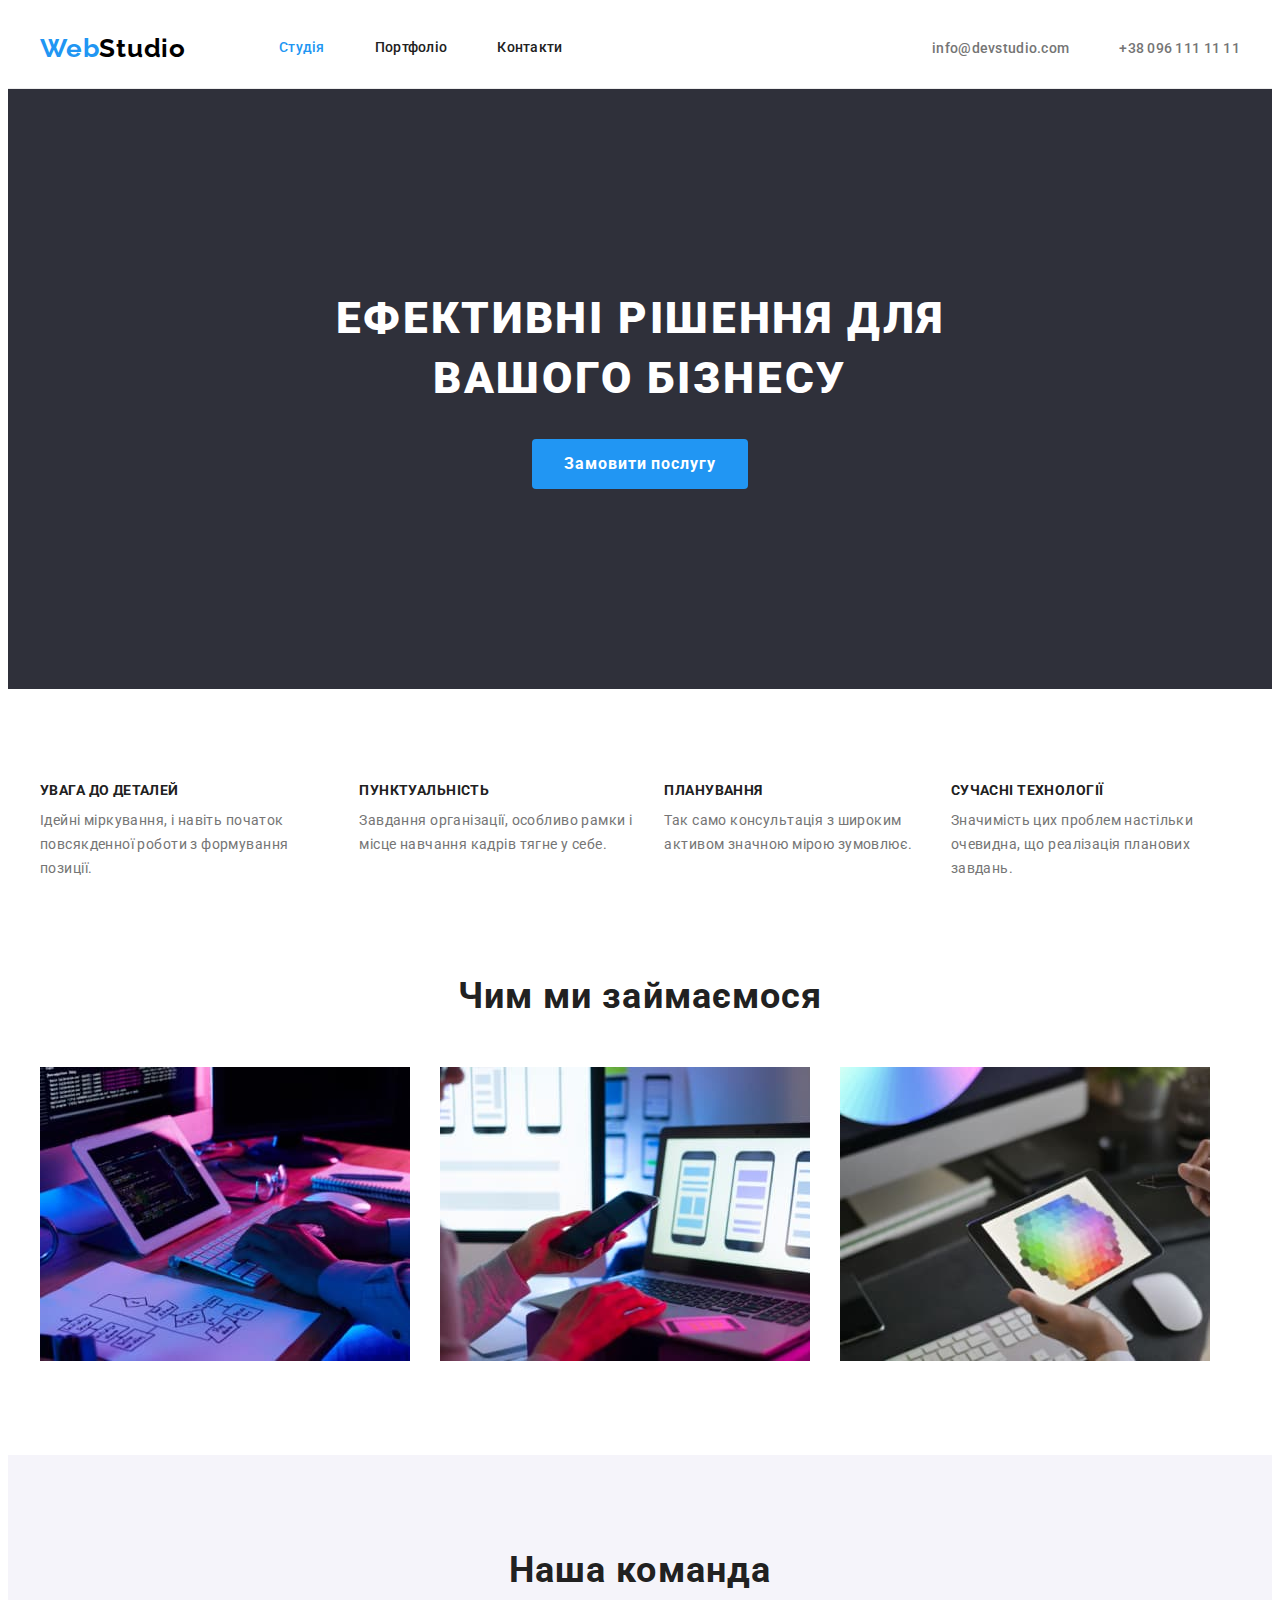
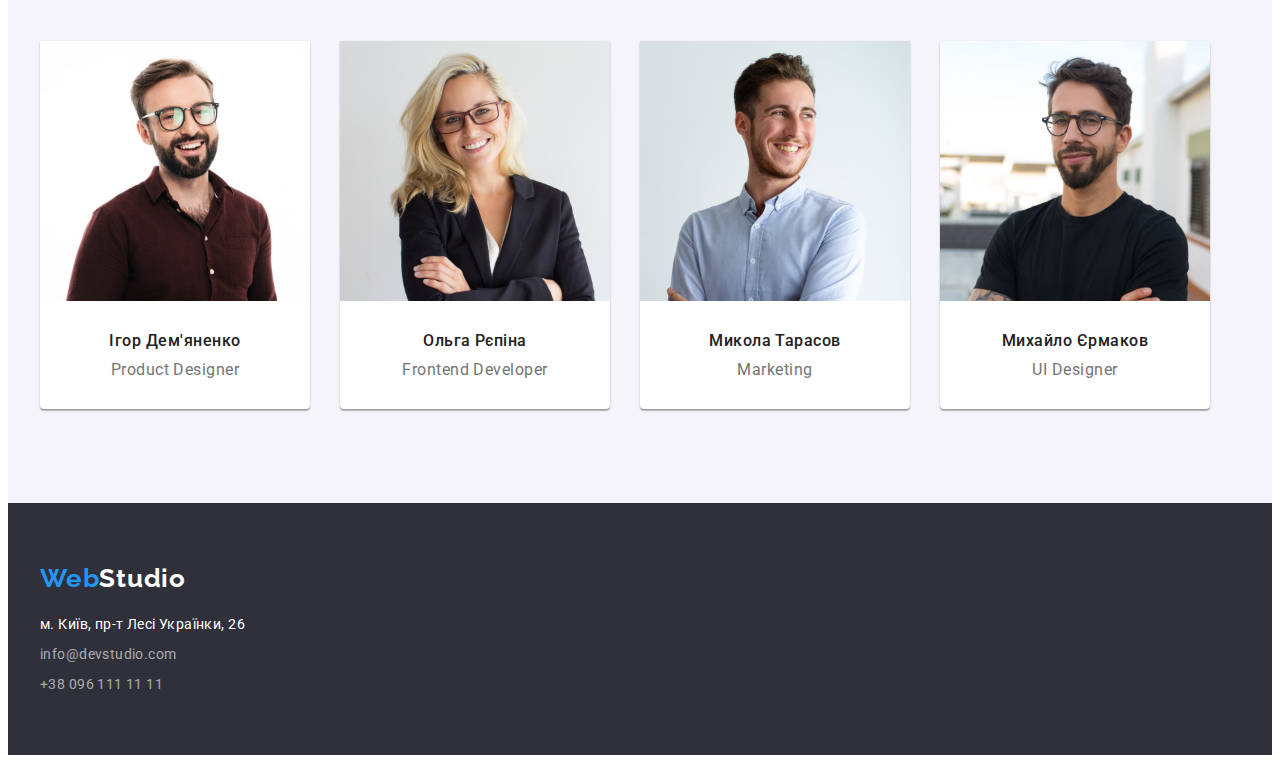
<file: index.html>
<!DOCTYPE html>
<html lang="uk">
  <head>
    <meta charset="UTF-8" />
    <meta http-equiv="X-UA-Compatible" content="IE=edge" />
    <meta name="viewport" content="width=device-width, initial-scale=1.0" />
    <!-- Fonts -->
    <link rel="preconnect" href="https://fonts.googleapis.com">
    <link rel="preconnect" href="https://fonts.gstatic.com" crossorigin>
    <link href="https://fonts.googleapis.com/css2?family=Raleway:wght@700&family=Roboto:wght@400;500;700;900&display=swap"
      rel="stylesheet">
    <!-- Modern-normalize -->
    <link rel="stylesheet" href="https://cdnjs.cloudflare.com/ajax/libs/modern-normalize/1.1.0/modern-normalize.min.css"
      integrity="sha512-wpPYUAdjBVSE4KJnH1VR1HeZfpl1ub8YT/NKx4PuQ5NmX2tKuGu6U/JRp5y+Y8XG2tV+wKQpNHVUX03MfMFn9Q=="
      crossorigin="anonymous" referrerpolicy="no-referrer" />
    <!-- Styles css -->
    <link rel="stylesheet" href="./css/styles.css">
    <title>WebStudio</title>
  </head>
  <body>
    <header class="header">
      <div class="header-flex container">
      <p class="header-discription" lang="en"><a class="logo link" href="./">Web<span class="header-logo">Studio</span></a></p>
      <nav>
        <ul class="nav-list list">
          <li class="nav-item"><a class="nav-link link current" href="/">Студія</a></li>
          <li class="nav-item"><a class="nav-link link" href="./portfolio.html">Портфоліо</a></li>
          <li class="nav-item"><a class="nav-link link" href="">Контакти</a></li>
        </ul>
      </nav>
      <ul class="header-contact list">
        <li class="header-item"><a class="contact-link link" href="mailto:info@devstudio.com">info@devstudio.com</a></li>
        <li class="header-item"><a class="contact-link link" href="tel:+380961111111">+38 096 111 11 11</a></li>
      </ul>
      </div>
    </header>
    <main>
      <section class="hero">
        <div class="test container">
        <h1 class="hero-title">Ефективні рішення для вашого бізнесу</h1>
        <button class="hero-btn" type="button">Замовити послугу</button>
        </div>
      </section>
      <section class="benefits section">
        <div class="container">
        <!-- Заголовок h2 потрібно сховати -->
        <h2 class="visually-hidden">Наші переваги</h2>
        <ul class="benefits-list list">
          <li class="benefits-item">
            <h3 class="benefits-title">УВАГА ДО ДЕТАЛЕЙ</h3>
            <p class="benefits-text">Ідейні міркування, і навіть початок повсякденної роботи з формування позиції.</p>
          </li>
          <li class="benefits-item">
            <h3 class="benefits-title">ПУНКТУАЛЬНІСТЬ</h3>
            <p class="benefits-text">Завдання організації, особливо рамки і місце навчання кадрів тягне у себе.</p>
          </li>
          <li class="benefits-item">
            <h3 class="benefits-title">ПЛАНУВАННЯ</h3>
            <p class="benefits-text">Так само консультація з широким активом значною мірою зумовлює.</p>
          </li>
          <li class="benefits-item">
            <h3 class="benefits-title">СУЧАСНІ ТЕХНОЛОГІЇ</h3>
            <p class="benefits-text">Значимість цих проблем настільки очевидна, що реалізація планових завдань.</p>
          </li>
        </ul>
        </div>
      </section>
      <section class="work section">
        <div class="container">
        <h2 class="work-title">Чим ми займаємося</h2>
        <ul class="work-list list">
          <li class="work-item"><img src="./images/work-1.jpg" alt="working proces" width="370" height="294" /></li>
          <li class="work-item"><img src="./images/work-2.jpg" alt="working proces" width="370" height="294" /></li>
          <li class="work-item"><img src="./images/work-3.jpg" alt="working proces" width="370" height="294" /></li>
        </ul>
        </div>
      </section>
      <section class="team section">
        <div class="container">
        <h2 class="team-title">Наша команда</h2>
        <ul class="team-list list">
          <li class="team-item">
            <img class="team-img" src="./images/team-1.jpg" alt="team member" width="270" height="260" />
            <div class="text-div">
            <h3 class="text-title">Ігор Дем'яненко</h3>
            <p class="team-text">Product Designer</p>
            </div>
          </li>
          <li class="team-item">
            <img class="team-img" src="./images/team-2.jpg" alt="team member" width="270" height="260" />
            <div class="text-div">
            <h3 class="text-title">Ольга Рєпіна</h3>
            <p class="team-text">Frontend Developer</p>
            </div>
          </li>
          <li class="team-item">
            <img class="team-img" src="./images/team-3.jpg" alt="team member" width="270" height="260" />
            <div class="text-div">
            <h3 class="text-title">Микола Тарасов</h3>
            <p class="team-text">Marketing</p>
            </div> 
          </li>
          <li class="team-item">
            <img class="team-img" src="./images/team-4.jpg" alt="team member" width="270" height="260" />
            <div class="text-div">
            <h3 class="text-title">Михайло Єрмаков</h3>
            <p class="team-text">UI Designer</p>
            </div>
          </li>
        </ul>
        </div>
      </section>
    </main>
    <footer class="footer">
      <div class="container footer-pagging">
      <p class="description-logo" lang="en"><a class="logo link" href="./index.html">Web<span class="footer-logo">Studio</span></a></p>
      <address>
        <ul class="footer-list list">
          <li class="footer-item map">
            <a class="google-map link"
              href="https://goo.gl/maps/zMoR2UGNS6qANJMH6"
              target="_blank"
              rel="noopener noreferrer nofollow"
              >м. Київ, пр-т Лесі Українки, 26</a>
          </li>
          <li class="footer-item map"><a class="footer-link link" href="maillto:info@devstudio.com">info@devstudio.com</a></li>
          <li class="footer-item"><a class="footer-link link" href="tel:+380961111111">+38 096 111 11 11</a></li>
        </ul>
      </address>
      </div>
    </footer>
  </body>
</html>
</file>
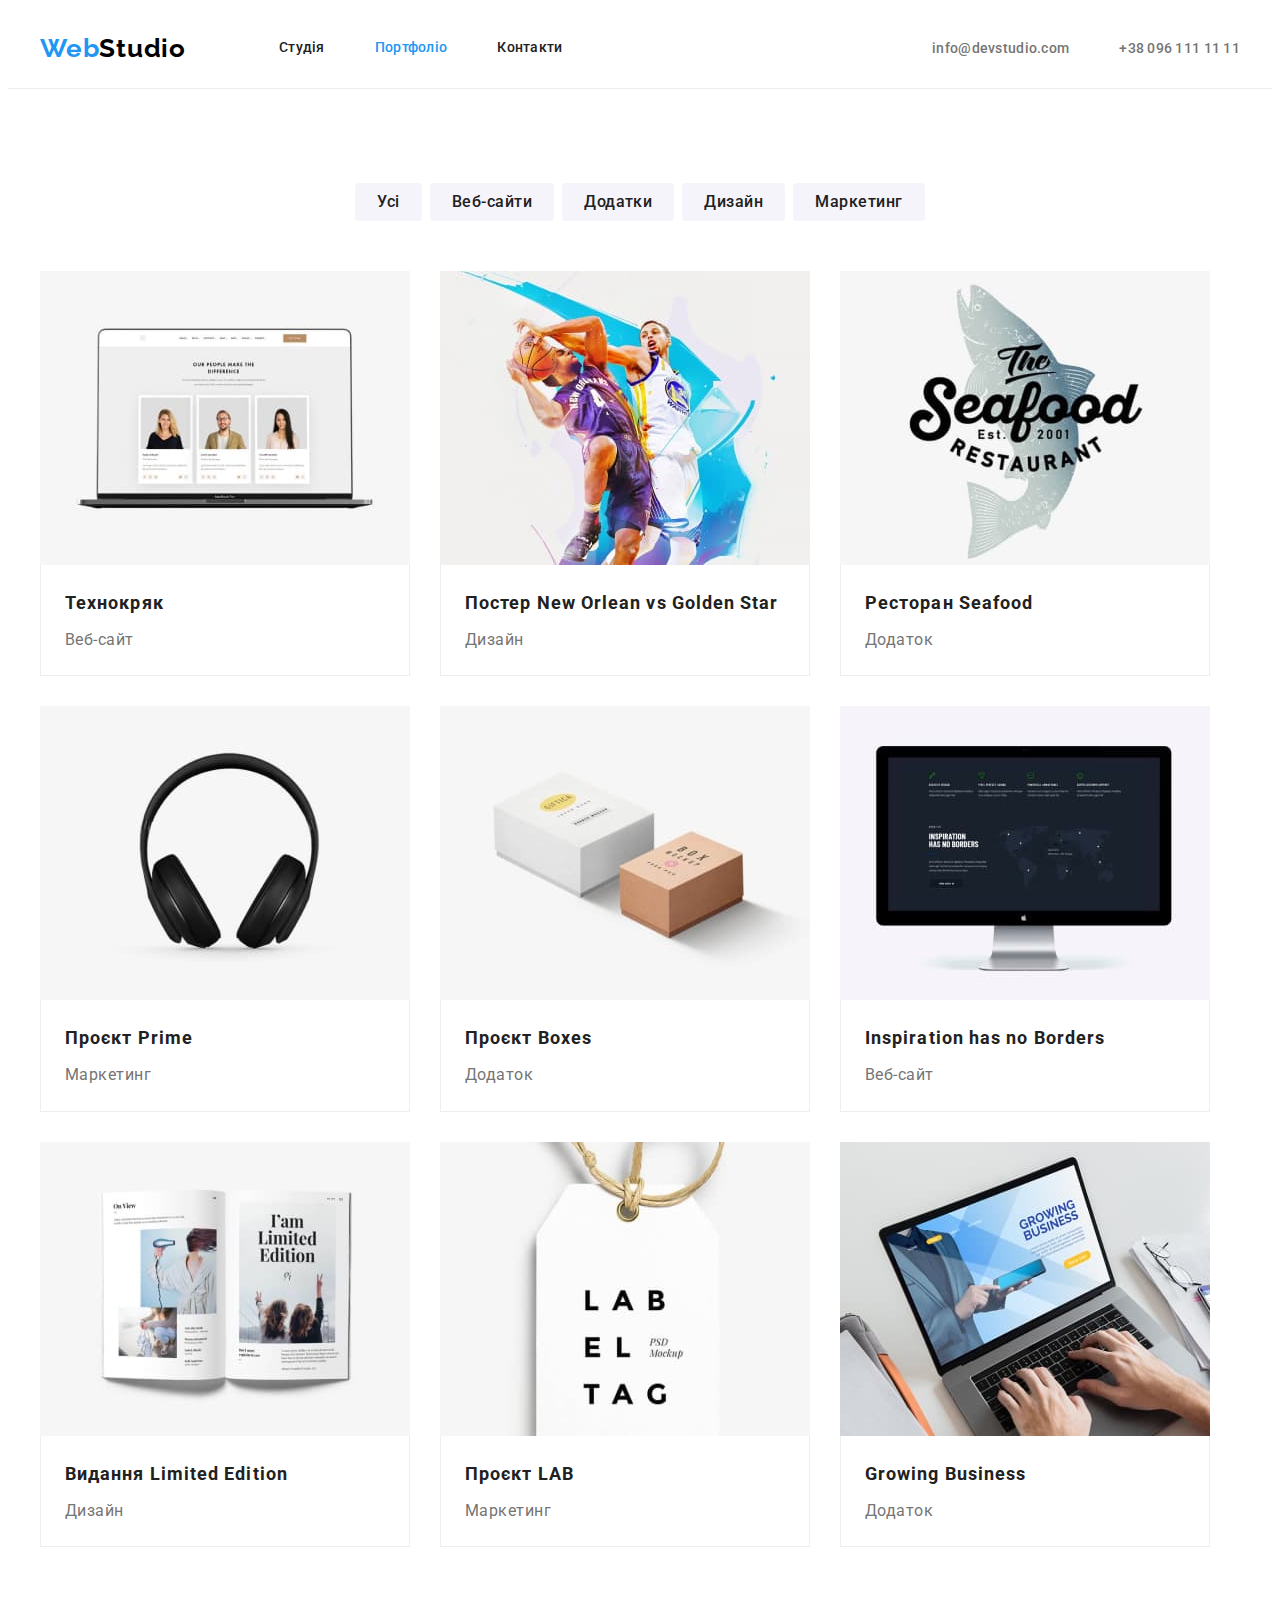
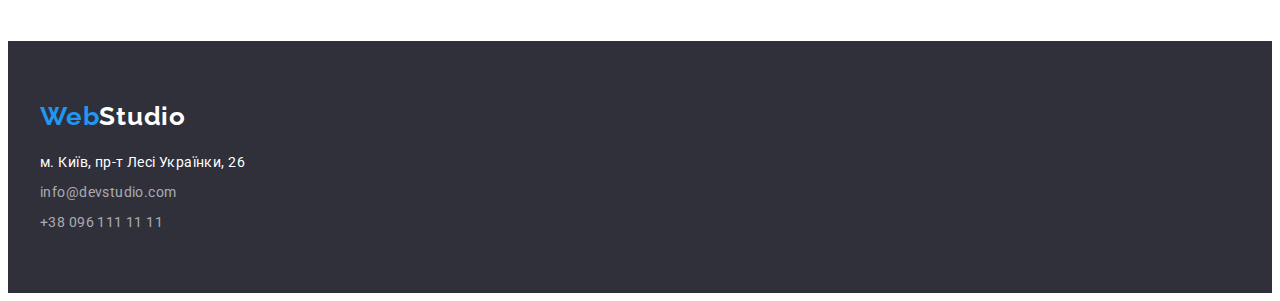
<file: portfolio.html>
<!DOCTYPE html>
<html lang="uk">
  <head>
    <meta charset="UTF-8" />
    <meta http-equiv="X-UA-Compatible" content="IE=edge" />
    <meta name="viewport" content="width=device-width, initial-scale=1.0" />
    <!-- Fonts -->
    <link rel="preconnect" href="https://fonts.googleapis.com" />
    <link rel="preconnect" href="https://fonts.gstatic.com" crossorigin />
    <link
      href="https://fonts.googleapis.com/css2?family=Raleway:wght@700&family=Roboto:wght@400;500;700;900&display=swap"
      rel="stylesheet"
    />
    <!-- Modern-normalize -->
    <link
      rel="stylesheet"
      href="https://cdnjs.cloudflare.com/ajax/libs/modern-normalize/1.1.0/modern-normalize.min.css"
      integrity="sha512-wpPYUAdjBVSE4KJnH1VR1HeZfpl1ub8YT/NKx4PuQ5NmX2tKuGu6U/JRp5y+Y8XG2tV+wKQpNHVUX03MfMFn9Q=="
      crossorigin="anonymous"
      referrerpolicy="no-referrer"
    />
    <!-- Styles css -->
    <link rel="stylesheet" href="./css/styles.css" />
    <title>WebStudio</title>
  </head>
  <body>
    <header class="header">
      <div class="header-flex container">
        <p class="header-discription" lang="en">
          <a class="logo link" href="./index.html">Web<span class="header-logo">Studio</span></a>
        </p>
        <nav>
          <ul class="nav-list list">
            <li class="nav-item"><a class="nav-link link" href="./index.html">Студія</a></li>
            <li class="nav-item"><a class="nav-link link current" href="./portfolio.html">Портфоліо</a></li>
            <li class="nav-item"><a class="nav-link link" href="">Контакти</a></li>
          </ul>
        </nav>
        <ul class="header-contact list">
          <li class="header-item">
            <a class="contact-link link" href="mailto:info@devstudio.com">info@devstudio.com</a>
          </li>
          <li class="header-item">
            <a class="contact-link link" href="tel:+380961111111">+38 096 111 11 11</a>
          </li>
        </ul>
      </div>
    </header>
    <main>
      <section class="portfolio section">
        <div class="container">
          <!-- Заголовок h1 пострібно сховати -->
          <h1 class="visually-hidden">Наші роботи</h1>
          <ul class="portfolio-list list">
            <li class="portfolio-item"><button class="portfolio-btn" type="button">Усі</button></li>
            <li class="portfolio-item">
              <button class="portfolio-btn" type="button">Веб-сайти</button>
            </li>
            <li class="portfolio-item">
              <button class="portfolio-btn" type="button">Додатки</button>
            </li>
            <li class="portfolio-item">
              <button class="portfolio-btn" type="button">Дизайн</button>
            </li>
            <li class="portfolio-item">
              <button class="portfolio-btn" type="button">Маркетинг</button>
            </li>
          </ul>
          <ul class="filtr-list list">
            <li class="filtr-item">
              <img src="./images/filter-1.jpg" alt="Laptop" width="370" height="294" />
              <div class="portfolio-div">
                <h2 class="filtr-title">Технокряк</h2>
                <p class="filtr-text">Веб-сайт</p>
              </div>
            </li>
            <li class="filtr-item">
              <img
                src="./images/filter-2.jpg"
                alt="Poster New Orlean vs Golden Star"
                width="370"
                height="294"
              />
              <div class="portfolio-div">
                <h2 class="filtr-title">Постер New Orlean vs Golden Star</h2>
                <p class="filtr-text">Дизайн</p>
              </div>
            </li>
            <li class="filtr-item">
              <img src="./images/filter-3.jpg" alt="Restaurant Seafood" width="370" height="294" />
              <div class="portfolio-div">
                <h2 class="filtr-title">Ресторан Seafood</h2>
                <p class="filtr-text">Додаток</p>
              </div>
            </li>
            <li class="filtr-item">
              <img src="./images/filter-4.jpg" alt="Headphone" width="370" height="294" />
              <div class="portfolio-div">
                <h2 class="filtr-title">Проєкт Prime</h2>
                <p class="filtr-text">Маркетинг</p>
              </div>
            </li>
            <li class="filtr-item">
              <img src="./images/filter-5.jpg" alt="Cardboard boxes" width="370" height="294" />
              <div class="portfolio-div">
                <h2 class="filtr-title">Проєкт Boxes</h2>
                <p class="filtr-text">Додаток</p>
              </div>
            </li>
            <li class="filtr-item">
              <img src="./images/filter-6.jpg" alt="Computer screen" width="370" height="294" />
              <div class="portfolio-div">
                <h2 class="filtr-title">Inspiration has no Borders</h2>
                <p class="filtr-text">Веб-сайт</p>
              </div>
            </li>
            <li class="filtr-item">
              <img src="./images/filter-7.jpg" alt="Magazine" width="370" height="294" />
              <div class="portfolio-div">
                <h2 class="filtr-title">Видання Limited Edition</h2>
                <p class="filtr-text">Дизайн</p>
              </div>
            </li>
            <li class="filtr-item">
              <img src="./images/filter-8.jpg" alt="Tag" width="370" height="294" />
              <div class="portfolio-div">
                <h2 class="filtr-title">Проєкт LAB</h2>
                <p class="filtr-text">Маркетинг</p>
              </div>
            </li>
            <li class="filtr-item">
              <img src="./images/filter-9.jpg" alt="Laptop" width="370" height="294" />
              <div class="portfolio-div">
                <h2 class="filtr-title">Growing Business</h2>
                <p class="filtr-text">Додаток</p>
              </div>
            </li>
          </ul>
        </div>
      </section>
    </main>
    <footer class="footer">
      <div class="container footer-pagging">
        <p class="description-logo" lang="en">
          <a class="logo link" href="./index.html">Web<span class="footer-logo">Studio</span></a>
        </p>
        <address>
          <ul class="footer-list list">
            <li class="footer-item map">
              <a
                class="google-map link"
                href="https://goo.gl/maps/zMoR2UGNS6qANJMH6"
                target="_blank"
                rel="noopener noreferrer nofollow"
                >м. Київ, пр-т Лесі Українки, 26</a
              >
            </li>
            <li class="footer-item map">
              <a class="footer-link link" href="maillto:info@devstudio.com">info@devstudio.com</a>
            </li>
            <li class="footer-item">
              <a class="footer-link link" href="tel:+380961111111">+38 096 111 11 11</a>
            </li>
          </ul>
        </address>
      </div>
    </footer>
  </body>
</html>
</file>
<file: css/styles.css>
:root {
  --main-background-color: #ffffff;
  --secondery-background-color: #2f303a;
  --hover-color: #2196f3;
  --paragraphs-color: #212121;
  --text-color: #757575;
  --header-logo-color: #000000;
  --team-background-color: #f5f4fa;
  --footer-contact-color: rgba(255, 255, 255, 0.6);
  --portfolio-button-background-color: #f5f4fa;
}
/* Reset */
.list {
  list-style: none;
  margin: 0;
  padding: 0;
}

.link {
  text-decoration: none;
}

h1,
h2,
h3,
h4,
h5,
h6,
p {
  margin: 0;
}

img {
  display: block;
  max-width: 100%;
  height: auto;
}

.section {
  padding-top: 94px;
  padding-bottom: 94px;
}

.container {
  width: 1200px;
  padding-right: 15px;
  padding-left: 15px;
  margin-right: auto;
  margin-left: auto;
}

/* Прихований заголовок */
.visually-hidden {
  position: absolute;
  white-space: nowrap;
  width: 1px;
  height: 1px;
  overflow: hidden;
  border: 0;
  padding: 0;
  clip: rect(0 0 0 0);
  clip-path: inset(50%);
  margin: -1px;
}

body {
  font-family: 'roboto', sans-serif;
  background-color: var(--main-background-color);
}

/* Header */
.header {
  border-bottom: 1px solid #ececec;
}
.logo {
  padding-top: 24px;
  padding-bottom: 24px;

  font-family: 'Raleway';
  font-weight: 700;
  font-size: 26px;
  line-height: 1.19;
  letter-spacing: 0.03em;

  color: var(--hover-color);
}

.header-logo {
  color: var(--header-logo-color);
}

.nav-list {
  display: flex;
  text-align: center;
  gap: 50px;
}

.nav-link {
  display: block;
  padding-top: 32px;
  padding-bottom: 32px;

  font-weight: 500;
  font-size: 14px;
  line-height: 1.14;
  letter-spacing: 0.02em;

  color: var(--paragraphs-color);
}
.nav-link:hover,
.nav-link:focus {
  color: var(--hover-color);
}

.header-contact {
  display: flex;
  text-align: center;
  margin-left: auto;
  gap: 50px;
}

.current {
  color: var(--hover-color);
}

.contact-link {
  padding-top: 32px;
  padding-bottom: 32px;

  font-weight: 500;
  font-size: 14px;
  line-height: 1.14;
  letter-spacing: 0.02em;

  color: var(--text-color);
}
.contact-link:hover,
.contact-link:focus {
  color: var(--hover-color);
}

.header-flex {
  display: flex;
  align-items: center;
}

.header-discription {
  margin-right: 93px;
}

/* Hero */
.hero {
  padding-top: 200px;
  padding-bottom: 200px;
  text-align: center;
  background-color: var(--secondery-background-color);
}

.hero-title {
  margin-bottom: 30px;
  width: 696px;
  margin-right: auto;
  margin-left: auto;

  font-weight: 900;
  font-size: 44px;
  line-height: 1.36;
  letter-spacing: 0.06em;
  text-transform: uppercase;

  color: var(--main-background-color);
}

.hero-btn {
  border-radius: 4px;
  padding: 10px 32px;

  font-family: inherit;
  font-weight: 700;
  font-size: 16px;
  line-height: 1.9;
  align-items: center;
  letter-spacing: 0.06em;
  border-style: none;
  cursor: pointer;

  color: var(--main-background-color);
  background-color: var(--hover-color);
}
.hero-btn:hover,
.hero-btn:focus {
  background-color: #188ce8;
}

/* Benefits */
.benefits-title {
  margin-bottom: 10px;

  font-weight: 700;
  font-size: 14px;
  line-height: 1.14;
  letter-spacing: 0.03em;
  text-transform: uppercase;

  color: var(--paragraphs-color);
}

.benefits-list {
  display: flex;
}

.benefits-item {
  flex-basis: calc((100%-3*30px) / 4);
}
.benefits-item:not(:last-child) {
  margin-right: 30px;
}

.benefits-text {
  font-size: 14px;
  line-height: 1.71;
  letter-spacing: 0.03em;

  color: var(--text-color);
}
/* Work */
.work {
  padding-top: 0;
}

.work-title {
  margin-bottom: 50px;

  font-weight: 700;
  font-size: 36px;
  line-height: 1.17;
  text-align: center;
  letter-spacing: 0.03em;

  color: var(--paragraphs-color);
}

.work-list {
  display: flex;
}

.work-item {
  flex-basis: calc((100%-2*30px) / 3);
}
.work-item:not(:last-child) {
  margin-right: 30px;
}

/* Team */
.team {
  background-color: var(--team-background-color);
}

.team-list {
  display: flex;
}

.team-item {
  flex-basis: calc((100%-3*30px) / 4);

  box-shadow: 0px 1px 3px rgba(0, 0, 0, 0.12), 0px 1px 1px rgba(0, 0, 0, 0.14),
    0px 2px 1px rgba(0, 0, 0, 0.2);
  border-radius: 0px 0px 4px 4px;
  background-color: var(--main-background-color);
}
.team-item:not(:last-child) {
  margin-right: 30px;
}

.team-title {
  margin-bottom: 50px;

  font-weight: 700;
  font-size: 36px;
  line-height: 1.17;
  text-align: center;
  letter-spacing: 0.03em;

  color: var(--paragraphs-color);
}

.text-div {
  padding-top: 30px;
  padding-bottom: 30px;

  text-align: center;
}

.text-title {
  margin-bottom: 10px;

  font-weight: 500;
  font-size: 16px;
  line-height: 1.19;
  letter-spacing: 0.03em;

  color: var(--paragraphs-color);
}

.team-text {
  font-size: 16px;
  line-height: 1.19;
  letter-spacing: 0.03em;

  color: var(--text-color);
}
/* Footer */
.footer {
  padding-top: 60px;
  padding-bottom: 60px;

  background-color: var(--secondery-background-color);
}

.footer-logo {
  color: var(--main-background-color);
}

.description-logo {
  margin-bottom: 20px;
}

.footer-list {
  font-style: normal;
}

.google-map {
  font-size: 14px;
  line-height: 1.5;
  letter-spacing: 0.03em;

  color: var(--main-background-color);
}
.google-map:hover,
.google-map:focus {
  color: var(--hover-color);
}

.map {
  margin-bottom: 9px;
}

.footer-link {
  font-size: 14px;
  line-height: 1.5;
  letter-spacing: 0.03em;

  color: var(--footer-contact-color);
}
.footer-link:hover,
.footer-link:focus {
  color: var(--hover-color);
}
/* Portfolio */
.portfolio-list {
  display: flex;
  gap: 8px;
  justify-content: center;
  margin-bottom: 50px;
}

/* Portfolio-btn */
.portfolio-btn {
  border-radius: 4px;
  padding: 6px 22px;

  font-family: inherit;
  font-weight: 500;
  font-size: 16px;
  line-height: 1.63;
  letter-spacing: 0.03em;
  border-style: none;
  cursor: pointer;

  color: var(--paragraphs-color);
  background-color: var(--portfolio-button-background-color);
}
.portfolio-btn:hover,
.portfolio-btn:focus {
  color: var(--main-background-color);
  background-color: var(--hover-color);
}
/* Filtr-title */
.portfolio-div {
  padding: 20px 24px;
  border-right: 1px solid #eeeeee;
  border-left: 1px solid #eeeeee;
  border-bottom: 1px solid #eeeeee;
}

.filtr-list {
  display: flex;
  flex-wrap: wrap;
}

.filtr-item:not(:nth-child(3n)) {
  margin-right: 30px;
}
.filtr-item:not(:nth-child(n + 7)) {
  margin-bottom: 30px;
}

.filtr-title {
  margin-bottom: 4px;

  font-weight: 700;
  font-size: 18px;
  line-height: 2;
  letter-spacing: 0.06em;

  color: var(--paragraphs-color);
}

.filtr-text {
  font-size: 16px;
  line-height: 1.9;
  letter-spacing: 0.03em;

  color: var(--text-color);
}
</file>
